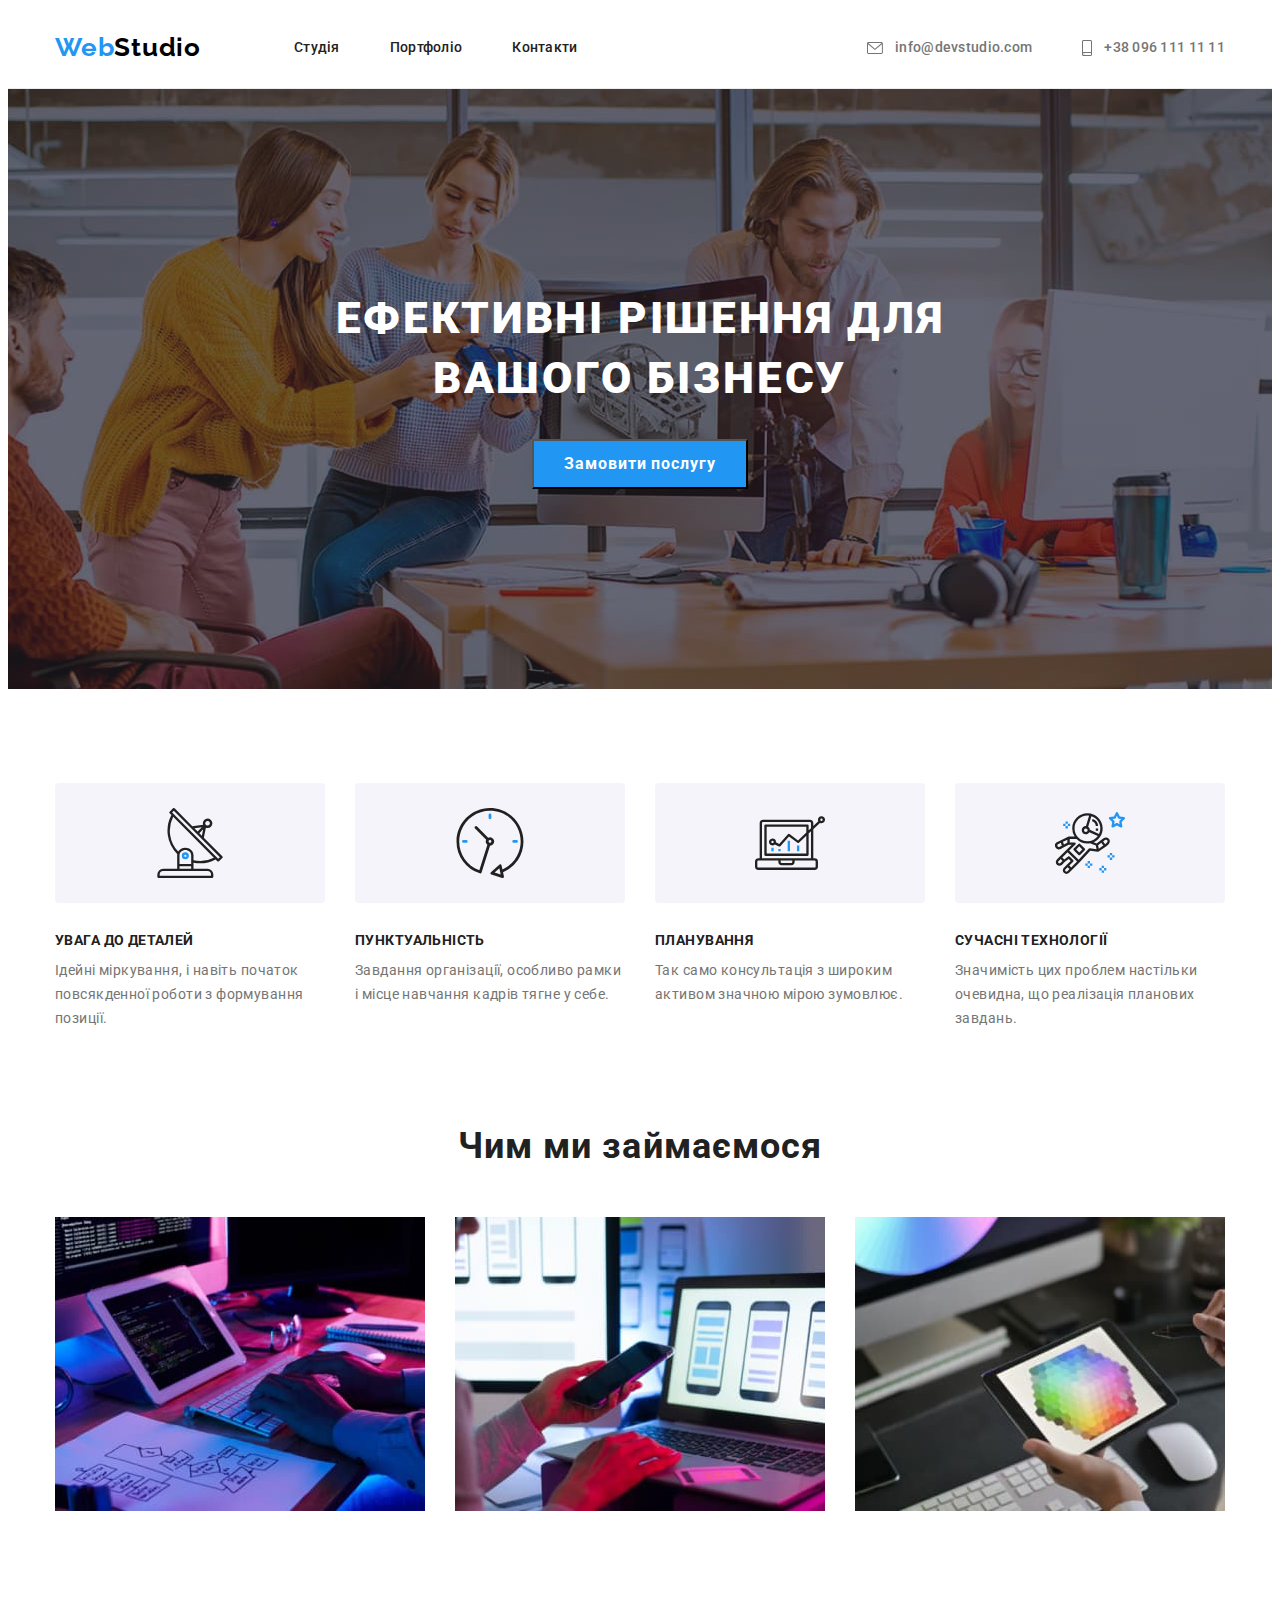
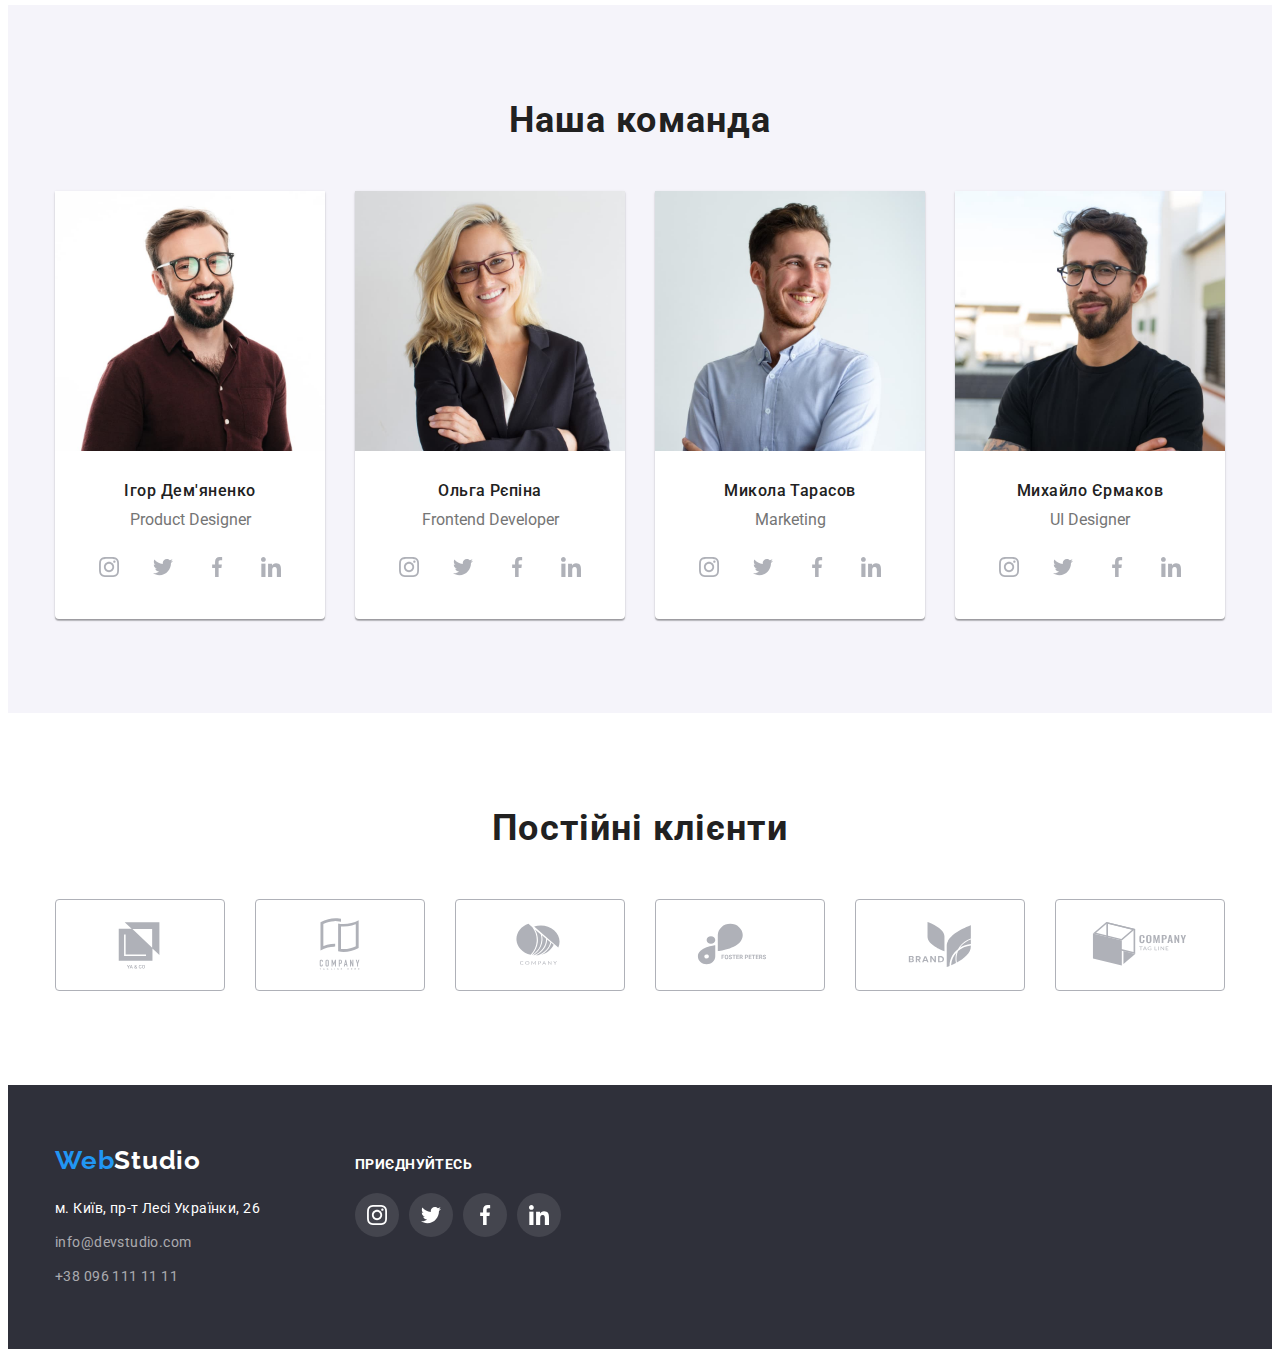
<file: index.html>
<!DOCTYPE html>
<html lang="en">
  <head>
    <meta charset="UTF-8" />
    <meta http-equiv="X-UA-Compatible" content="IE=edge" />
    <meta name="viewport" content="width=device-width, initial-scale=1.0" />
    <title>Document</title>
    <link
      rel="stylesheet"
      href="https://cdnjs.cloudflare.com/ajax/libs/modern-normalize/1.1.0/modern-normalize.min.css"
      integrity="sha512-wpPYUAdjBVSE4KJnH1VR1HeZfpl1ub8YT/NKx4PuQ5NmX2tKuGu6U/JRp5y+Y8XG2tV+wKQpNHVUX03MfMFn9Q=="
      crossorigin="anonymous"
      referrerpolicy="no-referrer"
    />
    <link rel="stylesheet" href="./css/styles.css" />
    <link rel="preconnect" href="https://fonts.googleapis.com" />
    <link rel="preconnect" href="https://fonts.gstatic.com" crossorigin />
    <link
      href="https://fonts.googleapis.com/css2?family=Raleway:wght@700&family=Roboto:wght@400;500;700;900&display=swap"
      rel="stylesheet"
    />
  </head>
  <body>
    <header class="header">
      <div class="container">
        <a href="./index.html" class="logo">
          <span class="web">Web</span>Studio</a
        >

        <nav>
          <ul class="site-nav">
            <li class="item">
              <a href="./index.html" class="link">Студія</a>
            </li>
            <li class="item">
              <a href="./portfolio.html" class="link">Портфоліо</a>
            </li>
            <li class="item"><a href="" class="link">Контакти</a></li>
          </ul>
        </nav>
        <ul class="contacts-nav">
          <li class="item">
            <a href="mailto:info@devstudio.com" class="link">
              <svg width="16px" height="12px" class="contacts-icon">
                <use href="./images/symbol-defs.svg#icon-convert"></use>
              </svg>
              info@devstudio.com</a
            >
          </li>
          <li class="item">
            <a href="tel:+380961111111" class="link">
              <svg width="10px" height="16px" class="contacts-icon">
                <use href="./images/symbol-defs.svg#icon-smartphone"></use>
              </svg>
              +38 096 111 11 11</a
            >
          </li>
        </ul>
      </div>
    </header>
    <main>
      <section class="hero">
        <div class="container">
          <h1 class="hero-title">Ефективні рішення для вашого бізнесу</h1>
          <button type="button" class="button">Замовити послугу</button>
        </div>
      </section>

      <section class="section no-padding">
        <div class="container">
          <ul class="description">
            <li class="list">
              <div class="description-logo">
                <svg width="70px" height="70px" class="description-icon">
                  <use href="./images/symbol-defs.svg#icon-antenna"></use>
                </svg>
              </div>
              <h3 class="description-title">УВАГА ДО ДЕТАЛЕЙ</h3>
              <p class="text">
                Ідейні міркування, і навіть початок повсякденної роботи з
                формування позиції.
              </p>
            </li>

            <li class="list">
              <div class="description-logo">
                <svg width="70px" height="70px" class="description-icon">
                  <use href="./images/symbol-defs.svg#icon-clock"></use>
                </svg>
              </div>

              <h3 class="description-title">ПУНКТУАЛЬНІСТЬ</h3>
              <p class="text">
                Завдання організації, особливо рамки і місце навчання кадрів
                тягне у себе.
              </p>
            </li>

            <li class="list">
              <div class="description-logo">
                <svg width="70px" height="70px" class="description-icon">
                  <use href="./images/symbol-defs.svg#icon-diagram"></use>
                </svg>
              </div>
              <h3 class="description-title">ПЛАНУВАННЯ</h3>
              <p class="text">
                Так само консультація з широким активом значною мірою зумовлює.
              </p>
            </li>

            <li class="list">
              <div class="description-logo">
                <svg width="70px" height="70px" class="description-icon">
                  <use href="./images/symbol-defs.svg#icon-astronaut"></use>
                </svg>
              </div>
              <h3 class="description-title">СУЧАСНІ ТЕХНОЛОГІЇ</h3>
              <p class="text">
                Значимість цих проблем настільки очевидна, що реалізація
                планових завдань.
              </p>
            </li>
          </ul>
        </div>
      </section>

      <section class="section photo">
        <div class="container">
          <h2 class="section-title">Чим ми займаємося</h2>
          <ul class="portfolio-list">
            <li>
              <img
                src="./images/img.jpg"
                alt="Робочий стіл"
                width="370"
                height="294"
              />
            </li>

            <li>
              <img
                src="./images/img1.jpg"
                alt="Ноутбук з телефоном в руках"
                width="370"
                height="294"
              />
            </li>

            <li>
              <img
                src="./images/img2.jpg"
                alt="Планшет"
                width="370"
                height="294"
              />
            </li>
          </ul>
        </div>
      </section>

      <section class="section color">
        <div class="container comand">
          <h2 class="section-title">Наша команда</h2>
          <ul class="teams">
            <li class="team-list">
              <img
                src="./images/igor.jpg"
                alt="Ігор"
                width="270"
                height="260"
              />

              <div class="about">
                <h3 class="teams-title">Ігор Дем'яненко</h3>
                <p class="teams-text">Product Designer</p>
                <ul class="socials">
                  <li class="socials-item">
                    <a
                      class="socials-link link"
                      href="https://instagram.com"
                      target="_blank"
                      rel="nofollow noopener noreferrer"
                      aria-label="Instagram icon"
                    >
                      <svg class="socials-icon" width="20" height="20">
                        <use
                          href="./images/symbol-defs.svg#icon-instagram"
                        ></use>
                      </svg>
                    </a>
                  </li>
                  <li class="socials-item">
                    <a
                      class="socials-link link"
                      href="https://twitter.com"
                      target="_blank"
                      rel="nofollow noopener noreferrer"
                      aria-label="Twitter icon"
                    >
                      <svg class="socials-icon" width="20" height="20">
                        <use href="./images/symbol-defs.svg#icon-twitter"></use>
                      </svg>
                    </a>
                  </li>
                  <li class="socials-item">
                    <a
                      class="socials-link link"
                      href="https://facebook.com"
                      target="_blank"
                      rel="nofollow noopener noreferrer"
                      aria-label="Facebook icon"
                    >
                      <svg class="socials-icon" width="20" height="20">
                        <use
                          href="./images/symbol-defs.svg#icon-facebook"
                        ></use>
                      </svg>
                    </a>
                  </li>
                  <li class="socials-item">
                    <a
                      class="socials-link link"
                      href="https://linkedin.com"
                      target="_blank"
                      rel="nofollow noopener noreferrer"
                      aria-label="Linkedin icon"
                    >
                      <svg class="socials-icon" width="20" height="20">
                        <use
                          href="./images/symbol-defs.svg#icon-linkedin"
                        ></use>
                      </svg>
                    </a>
                  </li>
                </ul>
              </div>
            </li>
            <li class="team-list">
              <img
                src="./images/olga.jpg"
                alt="Ольга"
                width="270"
                height="260"
              />

              <div class="about">
                <h3 class="teams-title">Ольга Рєпіна</h3>
                <p class="teams-text">Frontend Developer</p>
                <ul class="socials">
                  <li class="socials-item">
                    <a
                      class="socials-link link"
                      href="https://instagram.com"
                      target="_blank"
                      rel="nofollow noopener noreferrer"
                      aria-label="Instagram icon"
                    >
                      <svg class="socials-icon" width="20" height="20">
                        <use
                          href="./images/symbol-defs.svg#icon-instagram"
                        ></use>
                      </svg>
                    </a>
                  </li>
                  <li class="socials-item">
                    <a
                      class="socials-link link"
                      href="https://twitter.com"
                      target="_blank"
                      rel="nofollow noopener noreferrer"
                      aria-label="Twitter icon"
                    >
                      <svg class="socials-icon" width="20" height="20">
                        <use href="./images/symbol-defs.svg#icon-twitter"></use>
                      </svg>
                    </a>
                  </li>
                  <li class="socials-item">
                    <a
                      class="socials-link link"
                      href="https://facebook.com"
                      target="_blank"
                      rel="nofollow noopener noreferrer"
                      aria-label="Facebook icon"
                    >
                      <svg class="socials-icon" width="20" height="20">
                        <use
                          href="./images/symbol-defs.svg#icon-facebook"
                        ></use>
                      </svg>
                    </a>
                  </li>
                  <li class="socials-item">
                    <a
                      class="socials-link link"
                      href="https://linkedin.com"
                      target="_blank"
                      rel="nofollow noopener noreferrer"
                      aria-label="Linkedin icon"
                    >
                      <svg class="socials-icon" width="20" height="20">
                        <use
                          href="./images/symbol-defs.svg#icon-linkedin"
                        ></use>
                      </svg>
                    </a>
                  </li>
                </ul>
              </div>
            </li>
            <li class="team-list">
              <img
                src="./images/mukola.jpg"
                alt="Микола"
                width="270"
                height="260"
              />

              <div class="about">
                <h3 class="teams-title">Микола Тарасов</h3>
                <p class="teams-text">Marketing</p>
                <ul class="socials">
                  <li class="socials-item">
                    <a
                      class="socials-link link"
                      href="https://instagram.com"
                      target="_blank"
                      rel="nofollow noopener noreferrer"
                      aria-label="Instagram icon"
                    >
                      <svg class="socials-icon" width="20" height="20">
                        <use
                          href="./images/symbol-defs.svg#icon-instagram"
                        ></use>
                      </svg>
                    </a>
                  </li>
                  <li class="socials-item">
                    <a
                      class="socials-link link"
                      href="https://twitter.com"
                      target="_blank"
                      rel="nofollow noopener noreferrer"
                      aria-label="Twitter icon"
                    >
                      <svg class="socials-icon" width="20" height="20">
                        <use href="./images/symbol-defs.svg#icon-twitter"></use>
                      </svg>
                    </a>
                  </li>
                  <li class="socials-item">
                    <a
                      class="socials-link link"
                      href="https://facebook.com"
                      target="_blank"
                      rel="nofollow noopener noreferrer"
                      aria-label="Facebook icon"
                    >
                      <svg class="socials-icon" width="20" height="20">
                        <use
                          href="./images/symbol-defs.svg#icon-facebook"
                        ></use>
                      </svg>
                    </a>
                  </li>
                  <li class="socials-item">
                    <a
                      class="socials-link link"
                      href="https://linkedin.com"
                      target="_blank"
                      rel="nofollow noopener noreferrer"
                      aria-label="Linkedin icon"
                    >
                      <svg class="socials-icon" width="20" height="20">
                        <use
                          href="./images/symbol-defs.svg#icon-linkedin"
                        ></use>
                      </svg>
                    </a>
                  </li>
                </ul>
              </div>
            </li>
            <li class="team-list">
              <img
                src="./images/mihailo.jpg"
                alt="Михайло"
                width="270"
                height="260"
              />

              <div class="about">
                <h3 class="teams-title">Михайло Єрмаков</h3>
                <p class="teams-text">UI Designer</p>
                <ul class="socials">
                  <li class="socials-item">
                    <a
                      class="socials-link link"
                      href="https://instagram.com"
                      target="_blank"
                      rel="nofollow noopener noreferrer"
                      aria-label="Instagram icon"
                    >
                      <svg class="socials-icon" width="20" height="20">
                        <use
                          href="./images/symbol-defs.svg#icon-instagram"
                        ></use>
                      </svg>
                    </a>
                  </li>
                  <li class="socials-item">
                    <a
                      class="socials-link link"
                      href="https://twitter.com"
                      target="_blank"
                      rel="nofollow noopener noreferrer"
                      aria-label="Twitter icon"
                    >
                      <svg class="socials-icon" width="20" height="20">
                        <use href="./images/symbol-defs.svg#icon-twitter"></use>
                      </svg>
                    </a>
                  </li>
                  <li class="socials-item">
                    <a
                      class="socials-link link"
                      href="https://facebook.com"
                      target="_blank"
                      rel="nofollow noopener noreferrer"
                      aria-label="Facebook icon"
                    >
                      <svg class="socials-icon" width="20" height="20">
                        <use
                          href="./images/symbol-defs.svg#icon-facebook"
                        ></use>
                      </svg>
                    </a>
                  </li>
                  <li class="socials-item">
                    <a
                      class="socials-link link"
                      href="https://linkedin.com"
                      target="_blank"
                      rel="nofollow noopener noreferrer"
                      aria-label="Linkedin icon"
                    >
                      <svg class="socials-icon" width="20" height="20">
                        <use
                          href="./images/symbol-defs.svg#icon-linkedin"
                        ></use>
                      </svg>
                    </a>
                  </li>
                </ul>
              </div>
            </li>
          </ul>
        </div>
      </section>
      <section class="section">
        <div class="container">
          <h2 class="section-title">Постійні клієнти</h2>
          <ul class="clients">
            <li class="clients-border">
              <a href="" class="clients-item">
                <svg width="106" height="60" class="clients-logo">
                  <use href="./images/symbol-defs.svg#icon-logo"></use>
                </svg>
              </a>
            </li>
            <li class="clients-border">
              <a href="" class="clients-item">
                <svg width="106" height="60" class="clients-logo">
                  <use href="./images/symbol-defs.svg#icon-logoo"></use>
                </svg>
              </a>
            </li>
            <li class="clients-border">
              <a href="" class="clients-item">
                <svg width="106" height="60" class="clients-logo">
                  <use href="./images/symbol-defs.svg#icon-logooo"></use>
                </svg>
              </a>
            </li>
            <li class="clients-border">
              <a href="" class="clients-item">
                <svg width="106" height="60" class="clients-logo">
                  <use href="./images/symbol-defs.svg#icon-logooooo"></use>
                </svg>
              </a>
            </li>
            <li class="clients-border">
              <a href="" class="clients-item">
                <svg width="106" height="60" class="clients-logo">
                  <use href="./images/symbol-defs.svg#icon-brand"></use>
                </svg>
              </a>
            </li>
            <li class="clients-border">
              <a href="" class="clients-item">
                <svg width="106" height="60" class="clients-logo">
                  <use href="./images/symbol-defs.svg#icon-company"></use>
                </svg>
              </a>
            </li>
          </ul>
        </div>
      </section>
    </main>

    <footer class="page-dawn">
      <div class="container">
        <div class="footer-adress">
          <a href="/" class="logo">
            <span class="web">Web</span><span class="colortext">Studio</span></a
          >

          <address class="adress">
            <p class="adress-text">м. Київ, пр-т Лесі Українки, 26</p>
            <ul class="info">
              <li class="info-link">
                <a href="mailto:info@devstudio.com" class="link"
                  >info@devstudio.com</a
                >
              </li>
              <li class="info-link">
                <a href="tel:+380961111111" class="link">+38 096 111 11 11</a>
              </li>
            </ul>
          </address>
        </div>
        <div class="footer-socials">
          <p class="join-in">ПРИЄДНУЙТЕСЬ</p>
          <ul class="footer-item">
            <li class="socials-item">
              <a
                class="socials-link link"
                href="https://instagram.com"
                target="_blank"
                rel="nofollow noopener noreferrer"
                aria-label="Instagram icon"
              >
                <svg class="socials-icon" width="20" height="20">
                  <use href="./images/symbol-defs.svg#icon-instagram"></use>
                </svg>
              </a>
            </li>
            <li class="socials-item">
              <a
                class="socials-link link"
                href="https://twitter.com"
                target="_blank"
                rel="nofollow noopener noreferrer"
                aria-label="Twitter icon"
              >
                <svg class="socials-icon" width="20" height="20">
                  <use href="./images/symbol-defs.svg#icon-twitter"></use>
                </svg>
              </a>
            </li>
            <li class="socials-item">
              <a
                class="socials-link link"
                href="https://facebook.com"
                target="_blank"
                rel="nofollow noopener noreferrer"
                aria-label="Facebook icon"
              >
                <svg class="socials-icon" width="20" height="20">
                  <use href="./images/symbol-defs.svg#icon-facebook"></use>
                </svg>
              </a>
            </li>
            <li class="socials-item">
              <a
                class="socials-link link"
                href="https://linkedin.com"
                target="_blank"
                rel="nofollow noopener noreferrer"
                aria-label="Linkedin icon"
              >
                <svg class="socials-icon" width="20" height="20">
                  <use href="./images/symbol-defs.svg#icon-linkedin"></use>
                </svg>
              </a>
            </li>
          </ul>
        </div>
      </div>
    </footer>
  </body>
</html>
</file>
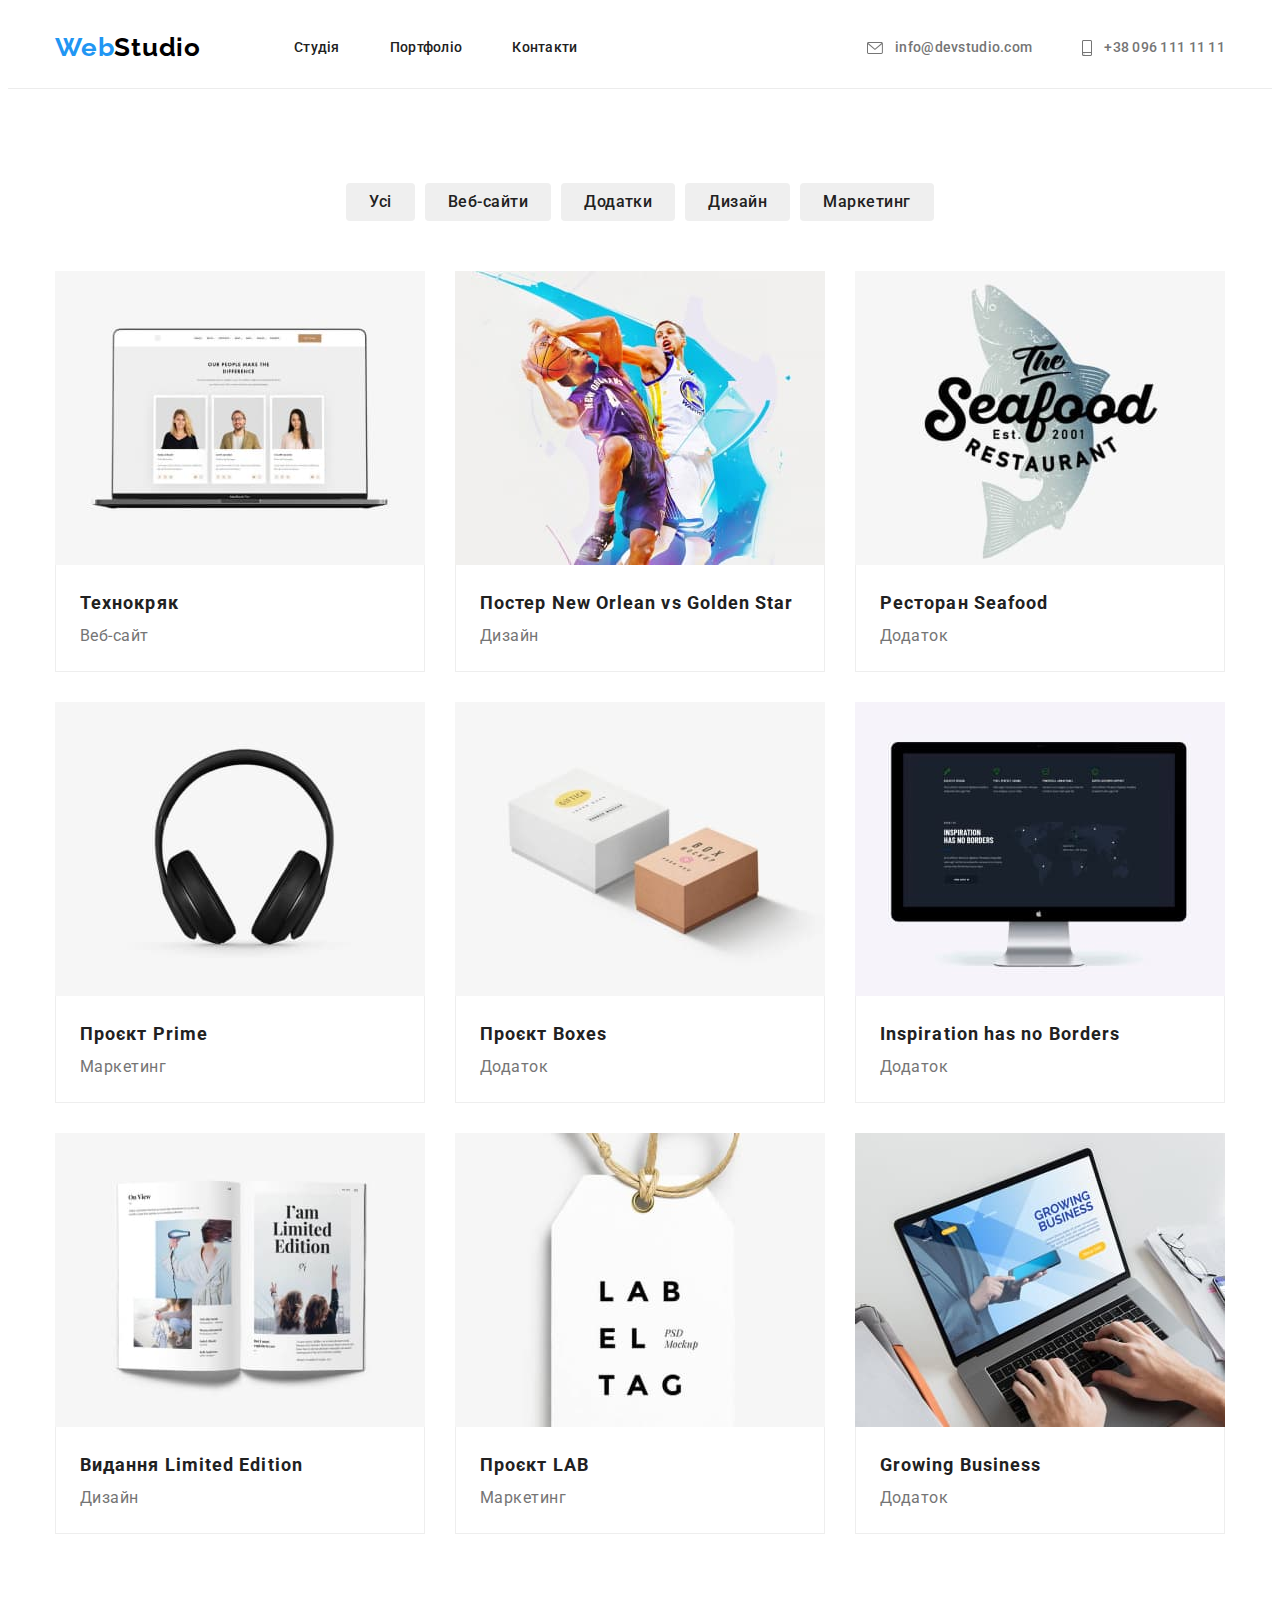
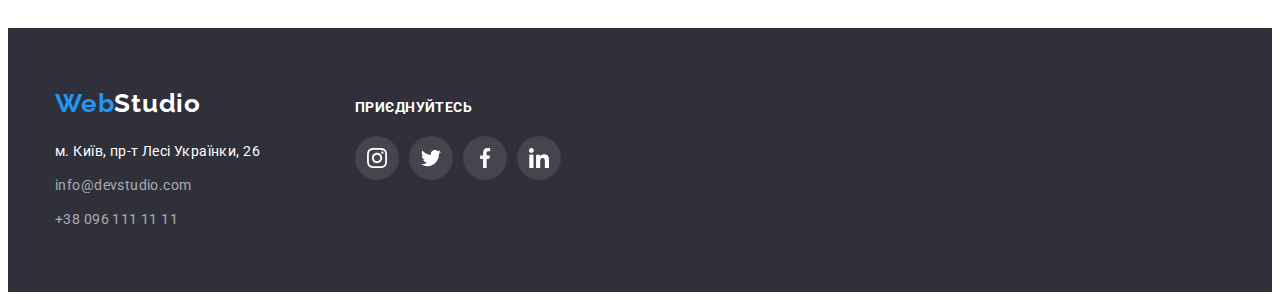
<file: portfolio.html>
<!DOCTYPE html>
<html lang="en">
  <head>
    <meta charset="UTF-8" />
    <meta http-equiv="X-UA-Compatible" content="IE=edge" />
    <meta name="viewport" content="width=device-width, initial-scale=1.0" />
    <title>Document</title>
    <link
      rel="stylesheet"
      href="https://cdnjs.cloudflare.com/ajax/libs/modern-normalize/1.1.0/modern-normalize.min.css"
      integrity="sha512-wpPYUAdjBVSE4KJnH1VR1HeZfpl1ub8YT/NKx4PuQ5NmX2tKuGu6U/JRp5y+Y8XG2tV+wKQpNHVUX03MfMFn9Q=="
      crossorigin="anonymous"
      referrerpolicy="no-referrer"
    />
    <link rel="stylesheet" href="./css/styles.css" />
    <link rel="preconnect" href="https://fonts.googleapis.com" />
    <link rel="preconnect" href="https://fonts.gstatic.com" crossorigin />
    <link
      href="https://fonts.googleapis.com/css2?family=Raleway:wght@700&family=Roboto:wght@400;500;700;900&display=swap"
      rel="stylesheet"
    />
  </head>
  <body>
    <header class="header">
      <div class="container">
        <a href="./index.html" class="logo">
          <span class="web">Web</span>Studio</a
        >

        <nav>
          <ul class="site-nav">
            <li class="item">
              <a href="./index.html" class="link">Студія</a>
            </li>
            <li class="item">
              <a href="./portfolio.html" class="link">Портфоліо</a>
            </li>
            <li class="item"><a href="" class="link">Контакти</a></li>
          </ul>
        </nav>
        <ul class="contacts-nav">
          <li class="item">
            <a href="mailto:info@devstudio.com" class="link">
              <svg width="16px" height="12px" class="contacts-icon">
                <use href="./images/symbol-defs.svg#icon-convert"></use>
              </svg>
              info@devstudio.com</a
            >
          </li>
          <li class="item">
            <a href="tel:+380961111111" class="link">
              <svg width="10px" height="16px" class="contacts-icon">
                <use href="./images/symbol-defs.svg#icon-smartphone"></use>
              </svg>
              +38 096 111 11 11</a
            >
          </li>
        </ul>
      </div>
    </header>
    <main>
      <section class="section">
        <div class="container">
          <ul class="navigation">
            <li><button type="button" class="portfolio-button">Усі</button></li>
            <li>
              <button type="button" class="portfolio-button">Веб-сайти</button>
            </li>
            <li>
              <button type="button" class="portfolio-button">Додатки</button>
            </li>
            <li>
              <button type="button" class="portfolio-button">Дизайн</button>
            </li>
            <li>
              <button type="button" class="portfolio-button">Маркетинг</button>
            </li>
          </ul>

          <ul class="works">
            <li class="work-list">
              <a href="#" class="work-item">
                <img
                  src="./images/technocrack.jpg"
                  alt="Технокряк"
                  width="370"
                  height="294"
                />

                <div class="work-description">
                  <h2 class="work-title">Технокряк</h2>
                  <p class="work-text">Веб-сайт</p>
                </div>
              </a>
            </li>

            <li class="work-list">
              <a href="" alt="" class="work-item">
                <img
                  src="./images/poster.jpg"
                  alt="Постер"
                  width="370"
                  height="294"
                />
                <div class="work-description">
                  <h2 class="work-title">Постер New Orlean vs Golden Star</h2>
                  <p class="work-text">Дизайн</p>
                </div>
              </a>
            </li>

            <li class="work-list">
              <a href="" class="work-item">
                <img
                  src="./images/restaurant.jpg"
                  alt="Ресторан"
                  width="370"
                  height="294"
                />
                <div class="work-description">
                  <h2 class="work-title">Ресторан Seafood</h2>
                  <p class="work-text">Додаток</p>
                </div>
              </a>
            </li>

            <li class="work-list">
              <a href="" class="work-item">
                <img
                  src="./images/prime.jpg"
                  alt="Прайм"
                  width="370"
                  height="294"
                />
                <div class="work-description">
                  <h2 class="work-title">Проєкт Prime</h2>
                  <p class="work-text">Маркетинг</p>
                </div>
              </a>
            </li>

            <li class="work-list">
              <a href="" class="work-item">
                <img
                  src="./images/boxes.jpg"
                  alt="Коробки"
                  width="370"
                  height="294"
                />
                <div class="work-description">
                  <h2 class="work-title">Проєкт Boxes</h2>
                  <p class="work-text">Додаток</p>
                </div>
              </a>
            </li>

            <li class="work-list">
              <a href="" class="work-item">
                <img
                  src="./images/noborders.jpg"
                  alt="безмеж"
                  width="370"
                  height="294"
                />
                <div class="work-description">
                  <h2 class="work-title">Inspiration has no Borders</h2>
                  <p class="work-text">Додаток</p>
                </div>
              </a>
            </li>

            <li class="work-list">
              <a href="" class="work-item">
                <img
                  src="./images/limited.jpg"
                  alt="Лімітоване"
                  width="370"
                  height="294"
                />
                <div class="work-description">
                  <h2 class="work-title">Видання Limited Edition</h2>
                  <p class="work-text">Дизайн</p>
                </div>
              </a>
            </li>

            <li class="work-list">
              <a href="" class="work-item">
                <img
                  src="./images/lab.jpg"
                  alt="Лімітоване"
                  width="370"
                  height="294"
                />
                <div class="work-description">
                  <h2 class="work-title">Проєкт LAB</h2>
                  <p class="work-text">Маркетинг</p>
                </div>
              </a>
            </li>

            <li class="work-list">
              <a href="" class="work-item">
                <img
                  src="./images/bussines.jpg"
                  alt="Бізнес"
                  width="370"
                  height="294"
                />
                <div class="work-description">
                  <h2 class="work-title">Growing Business</h2>
                  <p class="work-text">Додаток</p>
                </div>
              </a>
            </li>
          </ul>
        </div>
      </section>
    </main>

    <footer class="page-dawn">
      <div class="container">
        <div class="footer-adress">
          <a href="/" class="logo">
            <span class="web">Web</span><span class="colortext">Studio</span></a
          >

          <address class="adress">
            <p class="adress-text">м. Київ, пр-т Лесі Українки, 26</p>
            <ul class="info">
              <li class="info-link">
                <a href="mailto:info@devstudio.com" class="link"
                  >info@devstudio.com</a
                >
              </li>
              <li class="info-link">
                <a href="tel:+380961111111" class="link">+38 096 111 11 11</a>
              </li>
            </ul>
          </address>
        </div>
        <div class="footer-socials">
          <p class="join-in">ПРИЄДНУЙТЕСЬ</p>
          <ul class="footer-item">
            <li class="socials-item">
              <a
                class="socials-link link"
                href="https://instagram.com"
                target="_blank"
                rel="nofollow noopener noreferrer"
                aria-label="Instagram icon"
              >
                <svg class="socials-icon" width="20" height="20">
                  <use href="./images/symbol-defs.svg#icon-instagram"></use>
                </svg>
              </a>
            </li>
            <li class="socials-item">
              <a
                class="socials-link link"
                href="https://twitter.com"
                target="_blank"
                rel="nofollow noopener noreferrer"
                aria-label="Twitter icon"
              >
                <svg class="socials-icon" width="20" height="20">
                  <use href="./images/symbol-defs.svg#icon-twitter"></use>
                </svg>
              </a>
            </li>
            <li class="socials-item">
              <a
                class="socials-link link"
                href="https://facebook.com"
                target="_blank"
                rel="nofollow noopener noreferrer"
                aria-label="Facebook icon"
              >
                <svg class="socials-icon" width="20" height="20">
                  <use href="./images/symbol-defs.svg#icon-facebook"></use>
                </svg>
              </a>
            </li>
            <li class="socials-item">
              <a
                class="socials-link link"
                href="https://linkedin.com"
                target="_blank"
                rel="nofollow noopener noreferrer"
                aria-label="Linkedin icon"
              >
                <svg class="socials-icon" width="20" height="20">
                  <use href="./images/symbol-defs.svg#icon-linkedin"></use>
                </svg>
              </a>
            </li>
          </ul>
        </div>
      </div>
    </footer>
  </body>
</html>
</file>
<file: css/styles.css>
/* колір основного тексту #757575 */
/* вторичний колір #212121 */
/* білий текст #ffffff */
/* білий #f5f5f5 */
/* акцент #2196F3 */

:root {
  --primary-text-color: #757575;
  --title-text-color: #212121;
  --accent-color: #2196f3;
  --primary-white-color: #f5f5f5;
  --primary-white-text-color: #ffffff;
}
html {
  box-sizing: border-box;
  /* background: var(--primary-white-text-color); */
}

*,
*::before,
*::after {
  box-sizing: inherit;
}

body {
  /* color: var(--title-text-color); */
  color: var(--primary-white-color);

  font-family: Roboto, sans-serif;
}
p {
  margin: 0px;
}

ul {
  list-style: none;
  padding: 0px;
  margin: 0px;
}
img {
  display: block;
}

h1,
h2,
h3,
h4,
h5,
h6,
p {
  margin-top: 0px;
  margin-bottom: 0px;
}

header {
  border-bottom: 1px solid #ececec;
}

/* Logo */

.logo {
  color: #000000;

  font-family: Raleway, sans-serif;
  font-weight: 700;
  font-size: 26px;
  line-height: 1.2;
  letter-spacing: 0.03em;

  text-decoration: none;

  margin-right: 93px;
}

.logo .web {
  color: var(--accent-color);
}

/* Site-nav */
/* .header {
  border-bottom: 1px solid #ececec;
} */
.header .container {
  width: 1200px;
  display: flex;
  align-items: center;
  margin-left: auto;
  margin-right: auto;

  padding-top: 0px;
  padding-bottom: 0px;
  padding-left: 15px;
  padding-right: 15px;
}

.container {
  align-items: center;
  width: 1200px;
  margin-left: auto;
  margin-right: auto;
  padding-left: 15px;
  padding-right: 15px;
}
.site-nav {
  display: flex;
  padding-left: 0px;
}

.site-nav .item:not(:last-child) {
  margin-right: 50px;
}

.contacts-nav {
  display: flex;
  padding-left: 0px;
  margin-left: auto;
}

.contacts-nav .item + .item {
  margin-left: 50px;
}

.site-nav .link {
  color: var(--title-text-color);

  font-weight: 500;
  font-size: 14px;
  line-height: 1.14;
  letter-spacing: 0.02em;

  text-decoration: none;

  display: block;
  padding-top: 32px;
  padding-bottom: 32px;
}

.site-nav .link:hover,
.site-nav .link:focus {
  color: var(--accent-color);
}

.site-nav .link.current {
  color: var(--accent-color);
}

.contacts-nav .link {
  color: var(--primary-text-color);

  font-weight: 500;
  font-size: 14px;
  line-height: 1.14;
  letter-spacing: 0.02em;

  text-decoration: none;

  display: flex;
  align-items: center;
  padding-bottom: 32px;
  padding-top: 32px;
}
.contacts-nav .link:hover,
.contacts-nav .link:focus {
  color: var(--accent-color);
}
.link:hover .contacts-icon,
.link:focus .contacts-icon {
  fill: currentColor;
}

.item {
  display: flex;
  align-items: center;
  margin: 0;
  padding: 0;
  list-style: none;
}

.contacts-icon {
  fill: var(--primary-text-color);
  /* fill: transparent; */

  margin-right: 12px;
}

/* Hero */
.hero {
  text-align: center;
  background-color: #c4c4c4;
  padding-top: 200px;
  padding-bottom: 200px;
  max-width: 1600px;
  margin-left: auto;
  margin-right: auto;
  background-image: linear-gradient(
      rgba(47, 48, 58, 0.4),
      rgba(47, 48, 58, 0.4)
    ),
    url(../images/hero.jpg);
  /* background-image: url(../images/hero.jpg); */
  background-repeat: no-repeat;
  background-position: center;
  background-size: cover;
}

.hero-title {
  color: var(--primary-white-text-color);

  font-weight: 900;
  font-size: 44px;
  line-height: 1.36;
  text-align: center;
  letter-spacing: 0.06em;
  text-transform: uppercase;

  width: 696px;
  height: 120px;
  margin-top: 0px;
  margin-bottom: 30px;
  margin-left: auto;
  margin-right: auto;
}

/* Button */
.button {
  color: var(--primary-white-text-color);
  background-color: var(--accent-color);

  font-family: inherit;
  font-weight: 700;
  font-size: 16px;
  line-height: 1.88;
  align-items: center;
  text-align: center;
  letter-spacing: 0.06em;

  cursor: pointer;

  width: 216px;
  height: 50px;
}

/* Section */
.section {
  padding-top: 94px;
  padding-bottom: 94px;
}
.portfolio-list {
  display: flex;
  justify-content: space-between;
}
/* .photo {
  background:var(--primary-white-text-color)
} */
.section-title {
  color: var(--title-text-color);

  font-size: 36px;
  line-height: 1.17;
  text-align: center;
  letter-spacing: 0.03em;

  margin-top: 0;
  margin-bottom: 50px;
}

.description {
  display: flex;
  padding-left: 0px;
  padding-right: 0px;
  margin: 0px;
}

.no-padding {
  margin-top: 0px;
  padding-bottom: 0px;
}

.description .description-title {
  color: var(--title-text-color);

  font-size: 14px;
  line-height: 1.14;
  letter-spacing: 0.03em;
  text-transform: uppercase;

  margin-top: 0px;
  margin-bottom: 10px;
}

.list {
  display: inline-block;
  width: 270px;
  padding-left: 0px;
}

.list:not(:first-child) {
  margin-left: 30px;
}

.text {
  color: var(--primary-text-color);

  font-size: 14px;
  line-height: 1.71;
  letter-spacing: 0.03em;
}

.description-logo {
  height: 120px;
  display: flex;
  align-items: center;
  justify-content: center;
  background-color: #f5f4fa;
  margin-bottom: 30px;
  border-radius: 4px;
}
.description-icon {
  display: flex;
  align-items: center;
  justify-content: center;
}

/* Teams */
.comand {
  background: #f5f4fa;
}
.color {
  background: #f5f4fa;
}
.teams {
  display: flex;
}

.team-list {
  background: var(--primary-white-text-color);
  border-bottom-right-radius: 4px;
  border-bottom-left-radius: 4px;
  box-shadow: 0px 1px 3px rgba(0, 0, 0, 0.12), 0px 1px 1px rgba(0, 0, 0, 0.14),
    0px 2px 1px rgba(0, 0, 0, 0.2);
}
.team-list:not(:first-child) {
  margin-left: 30px;
}
.about {
  padding-top: 30px;
  padding-bottom: 30px;
}

.teams .teams-title {
  color: var(--title-text-color);
  font-weight: 500;
  font-size: 16px;
  line-height: 1.19;
  letter-spacing: 0.03em;
  text-align: center;
  /* margin-top: 30px; */
}

.teams-text {
  color: var(--primary-text-color);
  font-size: 16px;
  line-height: 1.19;
  text-align: center;
  margin-top: 10px;
  /* margin-bottom: 30px; */
}

.socials {
  display: flex;
  justify-content: center;
  align-items: center;
  gap: 10px;
  margin-top: 16px;
}

.socials-link {
  display: flex;
  align-items: center;
  justify-content: center;

  width: 44px;
  height: 44px;

  color: #afb1b8;
  fill: currentColor;
  border-radius: 50%;
}

.socials-link:hover,
.socials-link:focus {
  background-color: var(--accent-color);
}
.socials-link:hover .socials-icon,
.socials-link:focus .socials-icon {
  fill: #ffffff;
}

/* Clients */

.clients {
  display: flex;
  justify-content: center;
  align-items: center;
  gap: 30px;
}

.clients-logo {
  display: flex;
  align-items: center;
  justify-content: center;

  fill: #afb1b8;
}
.clients-item:hover .clients-logo,
.clients-item:focus .clients-logo {
  fill: var(--accent-color);
}

.clients-item {
  display: flex;
  align-items: center;
  justify-content: center;
  background-color: transparent;
  box-sizing: border-box;
  width: 170px;
  height: 92px;
  border: 1px solid #afb1b8;
  border-radius: 4px;
}

.clients-border {
  display: flex;
  align-items: center;
  justify-content: center;
}
.clients-item:hover,
.clients-item:focus {
  border: 1px solid var(--accent-color);
}

/* Footer */
footer {
  background: #2f303a;
  padding-top: 60px;
  padding-bottom: 60px;
}

.page-dawn .logo {
  margin-right: 0px;
}

.page-dawn .container {
  align-items: center;
  width: 1200px;
  margin-left: auto;
  margin-right: auto;
  padding-left: 15px;
  padding-right: 15px;

  font-size: 14px;
  line-height: 1.71;

  display: flex;
  align-items: baseline;
}

.colortext {
  color: var(--primary-white-text-color);
}

.adress {
  font-style: normal;
  margin-right: 0px;
  width: 230px;
  padding-top: 20px;
}

.adress .adress-text {
  color: var(--primary-white-text-color);

  font-size: 14px;
  line-height: 1.71;
  letter-spacing: 0.03em;
  margin-right: 0px;
}

.info .link {
  color: rgba(255, 255, 255, 0.6);

  font-size: 14px;
  line-height: 1.71;
  letter-spacing: 0.03em;

  text-decoration: none;
}
.info-link {
  padding-top: 10px;
}

.info .link:hover,
.info .link:focus {
  color: var(--accent-color);
}

.footer-item {
  display: flex;
  align-items: center;
  justify-content: center;
}

.footer-adress {
  margin-right: 70px;
}

.join-in {
  color: var(--primary-white-text-color);
  font-size: 14px;
  line-height: 1.14;
  letter-spacing: 0.03em;
  margin-bottom: 20px;
  font-weight: 700;
}
.footer-item {
  gap: 10px;
}

.footer-item .socials-link {
  display: flex;
  align-items: center;
  justify-content: center;

  width: 44px;
  height: 44px;

  color: var(--primary-white-text-color);
  background-color: rgba(255, 255, 255, 0.1);
  fill: currentColor;
  border-radius: 50%;
}
.footer-item .socials-link:hover,
.footer-item .socials-link:focus {
  background-color: var(--accent-color);
}
/* Портфоліо */

.section .portfolio-button {
  color: var(--title-text-color);

  font-weight: 500;
  font-size: 16px;
  line-height: 1.63;
  letter-spacing: 0.03em;

  cursor: pointer;

  font-family: inherit;
  padding: 6px 23px;
  transition: background-color, color 0.2s linear;
  border: none;
  border-radius: 4px;
}

.navigation {
  display: flex;

  align-items: center;
  justify-content: center;

  margin: 0 auto 50px auto;
}
.navigation li:not(:first-child) {
  margin-left: 10px;
}
.section .portfolio-button:hover {
  color: #f5f4fa;
  background: var(--accent-color);
  filter: drop-shadow(0px 4px 4px rgba(0, 0, 0, 0.25));
}
.section .portfolio-button:focus {
  color: #f5f4fa;
  background-color: var(--accent-color);
  filter: drop-shadow(0px 4px 4px rgba(0, 0, 0, 0.25));
}

.work-item {
  text-decoration: none;
  display: block;
  width: 370px;
}
.works .work-description {
  background-color: var(--primary-white-text-color);
}

.work-item:hover {
  filter: drop-shadow(0px 4px 4px rgba(0, 0, 0, 0.25));
  /* display: block;
box-shadow: 0px 3px 1px rgba(0, 0, 0, 0.1), 0px 1px 2px rgba(0, 0, 0, 0.08), 0px 2px 2px rgba(0, 0, 0, 0.12);
border-radius:4px; */
}
.works .work-title {
  color: var(--title-text-color);

  font-size: 18px;
  line-height: 2;
  letter-spacing: 0.06em;

  /* margin-top: 20px; */
  /* padding: 20px 24px 20px 24px; */
}

.works .work-text {
  color: var(--primary-text-color);

  font-size: 16px;
  line-height: 1.88;
  letter-spacing: 0.03em;
  /* 
  margin-top: 4px; */
}

.works {
  display: flex;
  flex-wrap: wrap;
  gap: 30px;
}

.work-description {
  padding: 20px 24px 20px 24px;
  border-bottom: 1px solid #eeeeee;
  border-left: 1px solid #eeeeee;
  border-right: 1px solid #eeeeee;
}
</file>
